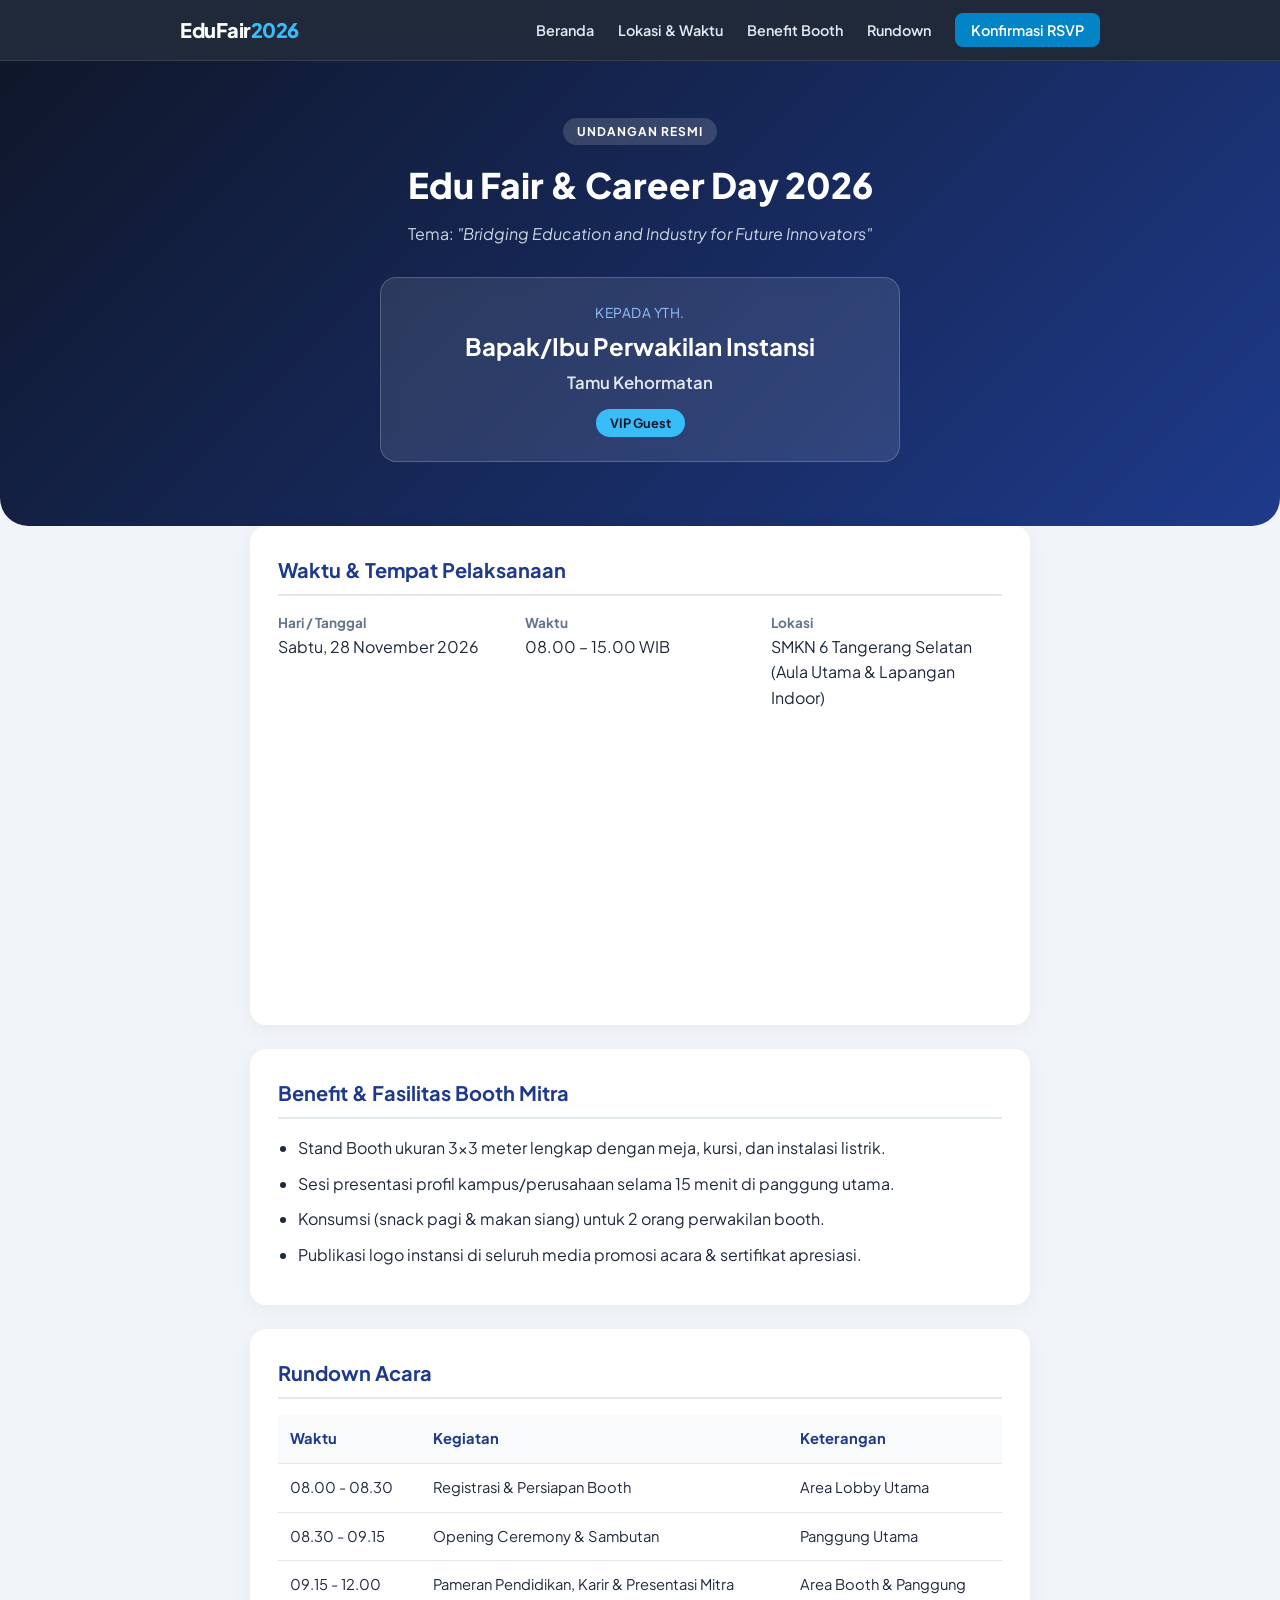
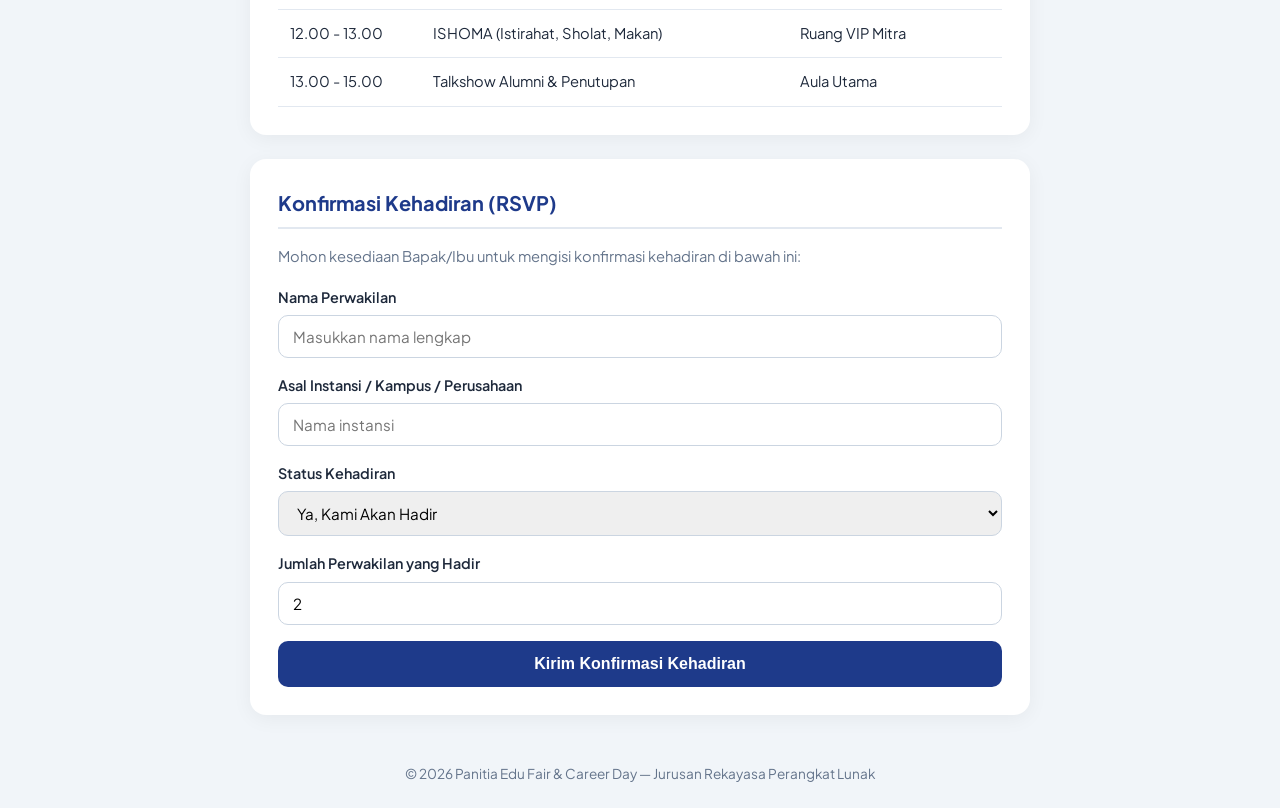
<file: index.html>
<!DOCTYPE html>
<html lang="id">
<head>
  <meta charset="UTF-8">
  <meta name="viewport" content="width=device-width, initial-scale=1.0">
  <title>Undangan Edu Fair & Career Day 2026</title>
  <link rel="stylesheet" href="style.css">
  <link href="https://fonts.googleapis.com/css2?family=Plus+Jakarta+Sans:wght@400;600;700;800&display=swap" rel="stylesheet">
</head>
<body>

  <!-- NAVBAR RESPONSIF -->
  <nav class="navbar">
    <div class="nav-container">
      <a href="#beranda" class="nav-logo">EduFair<span>2026</span></a>
      
      <button class="nav-toggle" id="nav-toggle" aria-label="Buka Menu">
        ☰
      </button>

      <ul class="nav-menu" id="nav-menu">
        <li><a href="#beranda">Beranda</a></li>
        <li><a href="#waktu-lokasi">Lokasi & Waktu</a></li>
        <li><a href="#benefit">Benefit Booth</a></li>
        <li><a href="#rundown">Rundown</a></li>
        <li><a href="#rsvp" class="nav-cta">Konfirmasi RSVP</a></li>
      </ul>
    </div>
  </nav>

  <!-- HERO / HEADER UNDANGAN -->
  <header class="hero" id="beranda">
    <div class="container">
      <span class="badge">UNDANGAN RESMI</span>
      <h1>Edu Fair & Career Day 2026</h1>
      <p class="subtitle">Tema: <em>"Bridging Education and Industry for Future Innovators"</em></p>

      <!-- KOTAK PERSONALISASI TAMU DINAMIS -->
      <div class="guest-card">
        <p class="kepada">Kepada Yth.</p>
        <h2 id="guest-name">Bapak/Ibu Perwakilan Instansi</h2>
        <p id="guest-instansi" class="instansi">Tamu Kehormatan</p>
        <span id="guest-kategori" class="kategori-pill">VIP Guest</span>
      </div>
    </div>
  </header>

  <main class="container">
    <!-- WAKTU & LOKASI -->
    <section class="card" id="waktu-lokasi">
      <h3>Waktu & Tempat Pelaksanaan</h3>
      <div class="info-grid">
        <div class="info-item">
          <strong>Hari / Tanggal</strong>
          <p>Sabtu, 28 November 2026</p>
        </div>
        <div class="info-item">
          <strong>Waktu</strong>
          <p>08.00 – 15.00 WIB</p>
        </div>
        <div class="info-item">
          <strong>Lokasi</strong>
          <p>SMKN 6 Tangerang Selatan (Aula Utama & Lapangan Indoor)</p>
        </div>
      </div>

      <!-- GOOGLE MAPS EMBED -->
      <div class="map-container">
        <iframe 
          src="https://www.google.com/maps/embed?pb=!1m18!1m12!1m3!1d3966.0030725559554!2d106.66350157499117!3d-6.263324093725459!2m3!1f0!2f0!3f0!3m2!1i1024!2i768!4f13.1!3m3!1m2!1s0x2e69fb06a47e36b7%3A0x93b22c3ee1f216b1!2sSMKN%206%20Tangerang%20Selatan!5e0!3m2!1sid!2sid!4v1795203916241!5m2!1sid!2sid" 
          width="100%" 
          height="260" 
          style="border:0;" 
          allowfullscreen="" 
          loading="lazy" 
          referrerpolicy="strict-origin-when-cross-origin">
        </iframe>
      </div>
    </section>

    <!-- BENEFIT BOOTH -->
    <section class="card" id="benefit">
      <h3>Benefit & Fasilitas Booth Mitra</h3>
      <ul class="benefit-list">
        <li>Stand Booth ukuran 3x3 meter lengkap dengan meja, kursi, dan instalasi listrik.</li>
        <li>Sesi presentasi profil kampus/perusahaan selama 15 menit di panggung utama.</li>
        <li>Konsumsi (snack pagi & makan siang) untuk 2 orang perwakilan booth.</li>
        <li>Publikasi logo instansi di seluruh media promosi acara & sertifikat apresiasi.</li>
      </ul>
    </section>

    <!-- RUNDOWN ACARA -->
    <section class="card" id="rundown">
      <h3>Rundown Acara</h3>
      <div class="table-responsive">
        <table>
          <thead>
            <tr>
              <th>Waktu</th>
              <th>Kegiatan</th>
              <th>Keterangan</th>
            </tr>
          </thead>
          <tbody>
            <tr>
              <td>08.00 - 08.30</td>
              <td>Registrasi & Persiapan Booth</td>
              <td>Area Lobby Utama</td>
            </tr>
            <tr>
              <td>08.30 - 09.15</td>
              <td>Opening Ceremony & Sambutan</td>
              <td>Panggung Utama</td>
            </tr>
            <tr>
              <td>09.15 - 12.00</td>
              <td>Pameran Pendidikan, Karir & Presentasi Mitra</td>
              <td>Area Booth & Panggung</td>
            </tr>
            <tr>
              <td>12.00 - 13.00</td>
              <td>ISHOMA (Istirahat, Sholat, Makan)</td>
              <td>Ruang VIP Mitra</td>
            </tr>
            <tr>
              <td>13.00 - 15.00</td>
              <td>Talkshow Alumni & Penutupan</td>
              <td>Aula Utama</td>
            </tr>
          </tbody>
        </table>
      </div>
    </section>

    <!-- FORM KONFIRMASI KEHADIRAN (RSVP) -->
    <section class="card rsvp-section" id="rsvp">
      <h3>Konfirmasi Kehadiran (RSVP)</h3>
      <p class="desc">Mohon kesediaan Bapak/Ibu untuk mengisi konfirmasi kehadiran di bawah ini:</p>
      <form id="rsvp-form">
        <div class="form-group">
          <label for="rsvp-nama">Nama Perwakilan</label>
          <input type="text" id="rsvp-nama" required placeholder="Masukkan nama lengkap">
        </div>
        <div class="form-group">
          <label for="rsvp-instansi">Asal Instansi / Kampus / Perusahaan</label>
          <input type="text" id="rsvp-instansi" required placeholder="Nama instansi">
        </div>
        <div class="form-group">
          <label for="rsvp-status">Status Kehadiran</label>
          <select id="rsvp-status" required>
            <option value="Hadir">Ya, Kami Akan Hadir</option>
            <option value="Tidak Hadir">Maaf, Belum Bisa Hadir</option>
          </select>
        </div>
        <div class="form-group">
          <label for="rsvp-jumlah">Jumlah Perwakilan yang Hadir</label>
          <input type="number" id="rsvp-jumlah" min="1" max="5" value="2">
        </div>
        <button type="submit" class="btn-primary">Kirim Konfirmasi Kehadiran</button>
      </form>
      <div id="rsvp-feedback" class="feedback hidden"></div>
    </section>
  </main>

  <footer>
    <p>&copy; 2026 Panitia Edu Fair & Career Day — Jurusan Rekayasa Perangkat Lunak</p>
  </footer>

  <script src="script.js"></script>
</body>
</html>
</file>
<file: style.css>
:root {
  --primary: #1e3a8a;
  --accent: #0284c7;
  --bg: #f1f5f9;
  --card-bg: #ffffff;
  --text: #1e293b;
  --muted: #64748b;
}

html {
  scroll-behavior: smooth;
  scroll-padding-top: 80px; /* Agar judul section tidak tertutup navbar saat diklik */
}

* {
  box-sizing: border-box;
  margin: 0;
  padding: 0;
}

body {
  font-family: 'Plus Jakarta Sans', sans-serif;
  background-color: var(--bg);
  color: var(--text);
  line-height: 1.6;
}

/* NAVBAR */
.navbar {
  position: sticky;
  top: 0;
  z-index: 1000;
  background: rgba(15, 23, 42, 0.92);
  backdrop-filter: blur(10px);
  border-bottom: 1px solid rgba(255, 255, 255, 0.1);
}

.nav-container {
  max-width: 960px;
  margin: 0 auto;
  padding: 14px 20px;
  display: flex;
  justify-content: space-between;
  align-items: center;
}

.nav-logo {
  color: #ffffff;
  font-size: 1.25rem;
  font-weight: 800;
  text-decoration: none;
  letter-spacing: -0.5px;
}

.nav-logo span {
  color: #38bdf8;
}

.nav-menu {
  list-style: none;
  display: flex;
  align-items: center;
  gap: 24px;
}

.nav-menu a {
  color: #e2e8f0;
  text-decoration: none;
  font-size: 0.9rem;
  font-weight: 600;
  transition: color 0.2s;
}

.nav-menu a:hover {
  color: #38bdf8;
}

.nav-menu .nav-cta {
  background: #0284c7;
  color: #ffffff;
  padding: 8px 16px;
  border-radius: 8px;
  transition: background 0.2s;
}

.nav-menu .nav-cta:hover {
  background: #0369a1;
  color: #ffffff;
}

.nav-toggle {
  display: none;
  background: none;
  border: none;
  color: #ffffff;
  font-size: 1.5rem;
  cursor: pointer;
}

/* CONTAINER & HERO */
.container {
  max-width: 820px;
  margin: 0 auto;
  padding: 0 20px;
}

.hero {
  background: linear-gradient(135deg, #0f172a 0%, #1e3a8a 100%);
  color: white;
  text-align: center;
  padding: 56px 20px 64px;
  border-bottom-left-radius: 28px;
  border-bottom-right-radius: 28px;
}

.badge {
  background: rgba(255, 255, 255, 0.15);
  padding: 6px 14px;
  border-radius: 99px;
  font-size: 0.75rem;
  font-weight: 700;
  letter-spacing: 1px;
}

.hero h1 {
  font-size: 2.2rem;
  margin: 14px 0 8px;
  font-weight: 800;
}

.subtitle {
  color: #cbd5e1;
  font-size: 1rem;
  margin-bottom: 30px;
}

/* KOTAK TAMU DINAMIS */
.guest-card {
  background: rgba(255, 255, 255, 0.1);
  backdrop-filter: blur(8px);
  border: 1px solid rgba(255, 255, 255, 0.2);
  border-radius: 16px;
  padding: 24px;
  max-width: 520px;
  margin: 0 auto;
}

.guest-card .kepada {
  font-size: 0.85rem;
  color: #93c5fd;
  text-transform: uppercase;
  letter-spacing: 0.5px;
}

.guest-card h2 {
  font-size: 1.5rem;
  margin: 4px 0;
  color: #ffffff;
}

.guest-card .instansi {
  font-size: 1.05rem;
  font-weight: 600;
  color: #e2e8f0;
  margin-bottom: 12px;
}

.kategori-pill {
  display: inline-block;
  background: #38bdf8;
  color: #0f172a;
  font-weight: 700;
  font-size: 0.8rem;
  padding: 4px 14px;
  border-radius: 99px;
}

/* CARDS */
main {
  margin-top: -28px;
}

.card {
  background: var(--card-bg);
  border-radius: 16px;
  padding: 28px;
  margin-bottom: 24px;
  box-shadow: 0 4px 20px rgba(0, 0, 0, 0.05);
}

.card h3 {
  color: var(--primary);
  font-size: 1.25rem;
  margin-bottom: 16px;
  border-bottom: 2px solid #e2e8f0;
  padding-bottom: 8px;
}

.info-grid {
  display: grid;
  grid-template-columns: repeat(auto-fit, minmax(200px, 1fr));
  gap: 16px;
  margin-bottom: 20px;
}

.info-item strong {
  display: block;
  font-size: 0.85rem;
  color: var(--muted);
}

.map-container iframe {
  border-radius: 12px;
}

.benefit-list {
  padding-left: 20px;
}

.benefit-list li {
  margin-bottom: 10px;
}

/* TABLE */
.table-responsive {
  overflow-x: auto;
}

table {
  width: 100%;
  border-collapse: collapse;
  font-size: 0.92rem;
}

th, td {
  text-align: left;
  padding: 12px;
  border-bottom: 1px solid #e2e8f0;
}

th {
  background-color: #f8fafc;
  color: var(--primary);
  font-weight: 700;
}

/* FORM RSVP */
.desc {
  color: var(--muted);
  font-size: 0.92rem;
  margin-bottom: 18px;
}

.form-group {
  margin-bottom: 16px;
}

.form-group label {
  display: block;
  font-weight: 600;
  font-size: 0.9rem;
  margin-bottom: 6px;
}

.form-group input, .form-group select {
  width: 100%;
  padding: 11px 14px;
  border: 1px solid #cbd5e1;
  border-radius: 10px;
  font-family: inherit;
  font-size: 0.95rem;
}

.btn-primary {
  width: 100%;
  background: var(--primary);
  color: white;
  border: none;
  padding: 14px;
  border-radius: 10px;
  font-size: 1rem;
  font-weight: 700;
  cursor: pointer;
  transition: background 0.2s;
}

.btn-primary:hover {
  background: #172554;
}

.feedback {
  margin-top: 16px;
  padding: 14px;
  background: #dcfce7;
  color: #166534;
  border-radius: 10px;
  font-weight: 600;
}

.hidden {
  display: none;
}

footer {
  text-align: center;
  padding: 24px;
  color: var(--muted);
  font-size: 0.85rem;
}

/* RESPONSIVE MOBILE NAVBAR & LAYOUT */
@media (max-width: 720px) {
  .nav-toggle {
    display: block;
  }

  .nav-menu {
    display: none;
    flex-direction: column;
    position: absolute;
    top: 100%;
    left: 0;
    right: 0;
    background: #0f172a;
    padding: 20px;
    gap: 16px;
    border-bottom: 1px solid rgba(255, 255, 255, 0.1);
  }

  .nav-menu.active {
    display: flex;
  }

  .hero h1 { font-size: 1.65rem; }
  .card { padding: 20px; }
}
</file>
